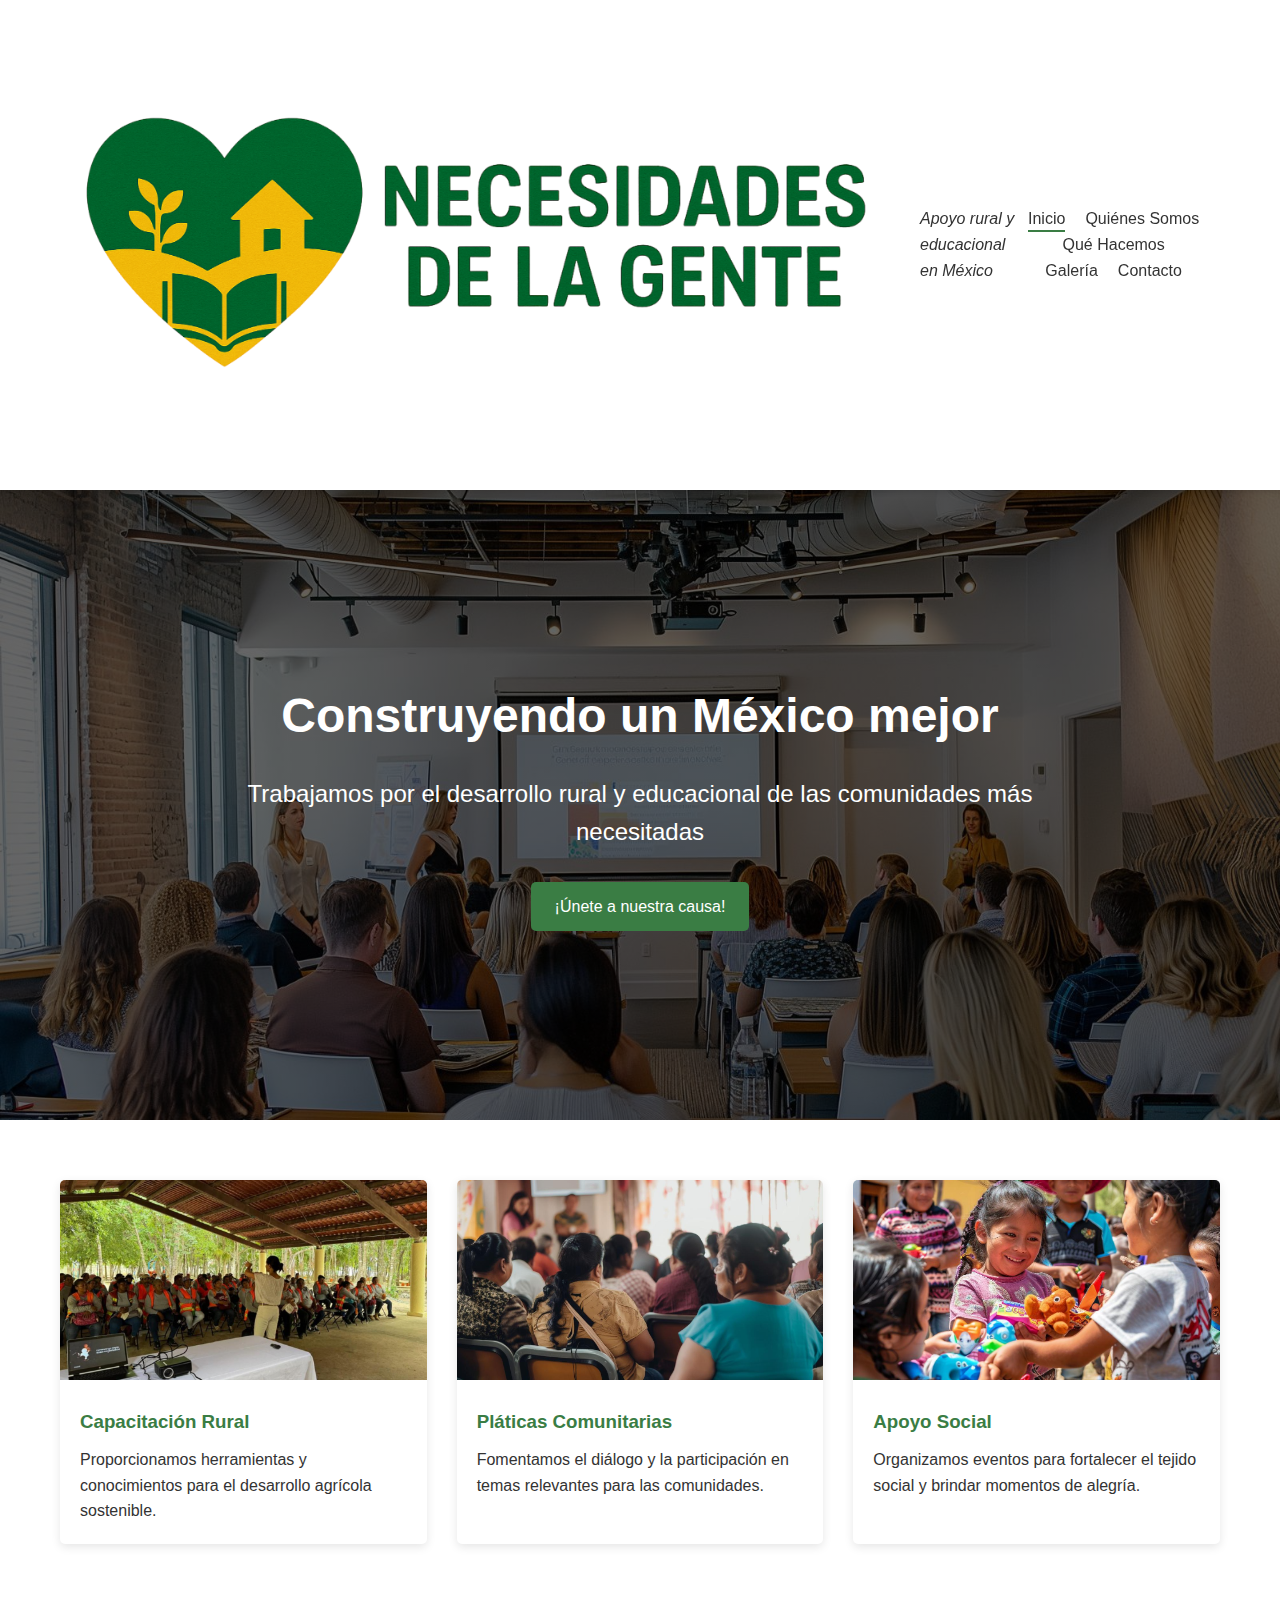
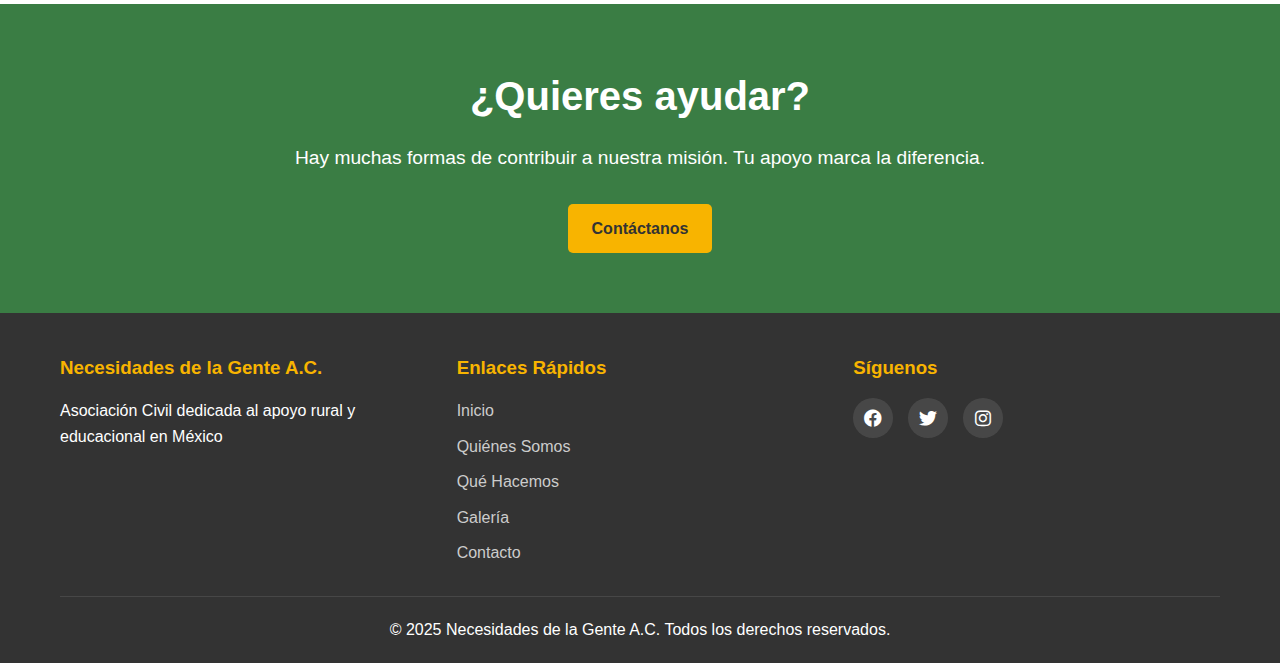
<file: index.html>
<!DOCTYPE html>
<html lang="es">
<head>
    <meta charset="UTF-8">
    <meta name="viewport" content="width=device-width, initial-scale=1.0">
    <title>Necesidades de la Gente - Asociación Civil</title>
    <link rel="stylesheet" href="styles.css">
    <script src="script.js" defer></script>
    <link rel="stylesheet" href="https://cdnjs.cloudflare.com/ajax/libs/font-awesome/6.0.0-beta3/css/all.min.css">
</head>
<body>
    <header>
        <div class="container">
            <h1><img src="Imagenes/LOGO NDLG.png" alt="Logo NDLG"></h1>
            <p class="tagline">Apoyo rural y educacional en México</p>
            <nav>
                <ul>
                    <li><a href="index.html" class="active">Inicio</a></li>
                    <li><a href="quienes-somos.html">Quiénes Somos</a></li>
                    <li><a href="que-hacemos.html">Qué Hacemos</a></li>
                    <li><a href="galeria.html">Galería</a></li>
                    <li><a href="contacto.html">Contacto</a></li>
                </ul>
            </nav>
        </div>
    </header>

    <section class="hero">
        <div class="container">
            <h2>Construyendo un México mejor</h2>
            <p>Trabajamos por el desarrollo rural y educacional de las comunidades más necesitadas</p>
            <a href="contacto.html" class="btn">¡Únete a nuestra causa!</a>
        </div>
    </section>

    <section class="featured">
        <div class="container">
            <div class="featured-grid">
                <div class="featured-item">
                    <img src="Imagenes/Capacitación Rural.jpg" alt="Capacitación Rural">
                    <h3>Capacitación Rural</h3>
                    <p>Proporcionamos herramientas y conocimientos para el desarrollo agrícola sostenible.</p>
                </div>
                <div class="featured-item">
                    <img src="Imagenes/Platicas a Comunidad 03312024.jpg" alt="Pláticas a la Comunidad">
                    <h3>Pláticas Comunitarias</h3>
                    <p>Fomentamos el diálogo y la participación en temas relevantes para las comunidades.</p>
                </div>
                <div class="featured-item">
                    <img src="Imagenes/Dia de Reyes 01062024.jpg" alt="Día de Reyes">
                    <h3>Apoyo Social</h3>
                    <p>Organizamos eventos para fortalecer el tejido social y brindar momentos de alegría.</p>
                </div>
            </div>
        </div>
    </section>

    <section class="cta">
        <div class="container">
            <h2>¿Quieres ayudar?</h2>
            <p>Hay muchas formas de contribuir a nuestra misión. Tu apoyo marca la diferencia.</p>
            <a href="contacto.html" class="btn">Contáctanos</a>
        </div>
    </section>

    <footer>
        <div class="container">
            <div class="footer-content">
                <div class="footer-info">
                    <h3>Necesidades de la Gente A.C.</h3>
                    <p>Asociación Civil dedicada al apoyo rural y educacional en México</p>
                </div>
                <div class="footer-links">
                    <h3>Enlaces Rápidos</h3>
                    <ul>
                        <li><a href="index.html">Inicio</a></li>
                        <li><a href="quienes-somos.html">Quiénes Somos</a></li>
                        <li><a href="que-hacemos.html">Qué Hacemos</a></li>
                        <li><a href="galeria.html">Galería</a></li>
                        <li><a href="contacto.html">Contacto</a></li>
                    </ul>
                </div>
                <div class="footer-social">
                    <h3>Síguenos</h3>
                    <div class="social-icons">
                        <a href="#"><i class="fab fa-facebook"></i></a>
                        <a href="#"><i class="fab fa-twitter"></i></a>
                        <a href="#"><i class="fab fa-instagram"></i></a>
                    </div>
                </div>
            </div>
            <div class="footer-bottom">
                <p>&copy; 2025 Necesidades de la Gente A.C. Todos los derechos reservados.</p>
            </div>
        </div>
    </footer>
</body>
</html>
</file>
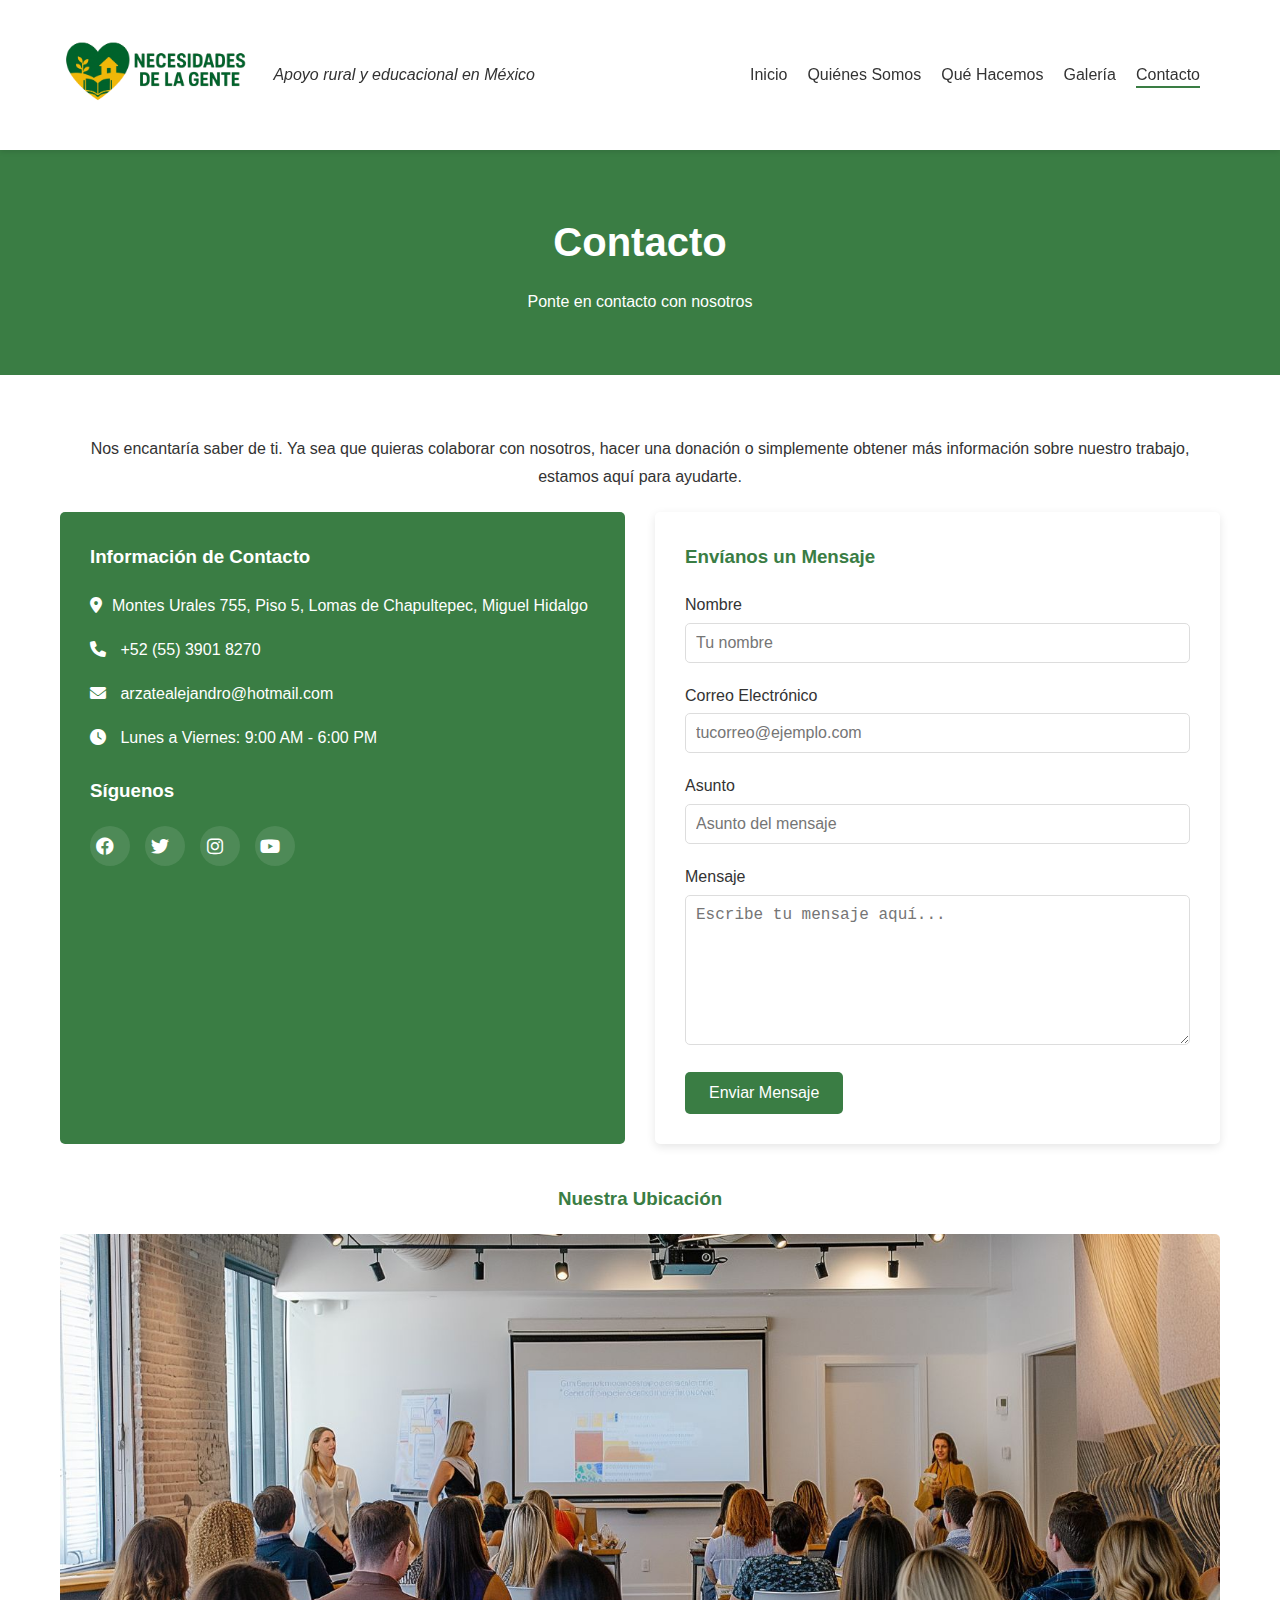
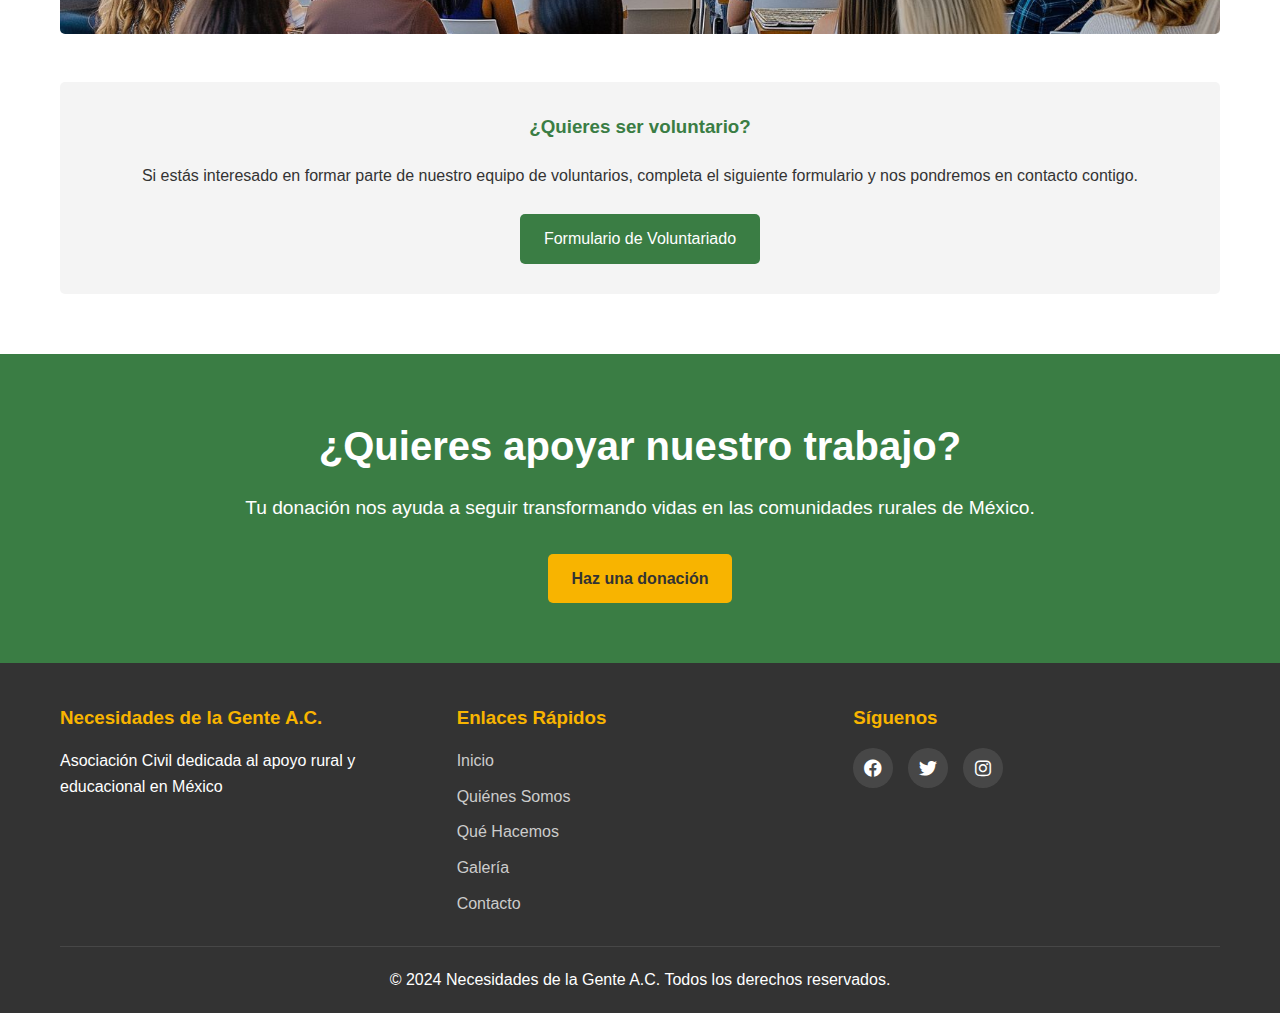
<file: contacto.html>
<!DOCTYPE html>
<html lang="es">
<head>
    <meta charset="UTF-8">
    <meta name="viewport" content="width=device-width, initial-scale=1.0">
    <title>Contacto - Necesidades de la Gente</title>
    <link rel="stylesheet" href="styles.css">
    <script src="script.js" defer></script>
    <link rel="stylesheet" href="https://cdnjs.cloudflare.com/ajax/libs/font-awesome/6.0.0-beta3/css/all.min.css">
</head>
<body>
    <header>
        <div class="container">
            <h1><img src="Imagenes/LOGO NDLG.png" alt="Logo NDLG" class="logo"></h1>
            <p class="tagline">Apoyo rural y educacional en México</p>
            <nav>
                <ul>
                    <li><a href="index.html">Inicio</a></li>
                    <li><a href="quienes-somos.html">Quiénes Somos</a></li>
                    <li><a href="que-hacemos.html">Qué Hacemos</a></li>
                    <li><a href="galeria.html">Galería</a></li>
                    <li><a href="contacto.html" class="active">Contacto</a></li>
                </ul>
            </nav>
        </div>
    </header>

    <section class="page-header">
        <div class="container">
            <h2>Contacto</h2>
            <p>Ponte en contacto con nosotros</p>
        </div>
    </section>

    <section class="content-section">
        <div class="container">
            <p class="text-center">Nos encantaría saber de ti. Ya sea que quieras colaborar con nosotros, hacer una donación o simplemente obtener más información sobre nuestro trabajo, estamos aquí para ayudarte.</p>
            
            <div class="contact-container">
                <div class="contact-info">
                    <h3>Información de Contacto</h3>
                    <p><i class="fas fa-map-marker-alt"></i>Montes Urales 755, Piso 5, Lomas de Chapultepec, Miguel Hidalgo</p>
                    <p><i class="fas fa-phone"></i> +52 (55) 3901 8270</p>
                    <p><i class="fas fa-envelope"></i> arzatealejandro@hotmail.com</p>
                    <p><i class="fas fa-clock"></i> Lunes a Viernes: 9:00 AM - 6:00 PM</p>
                    
                    <h3 class="mt-4">Síguenos</h3>
                    <div class="social-icons">
                        <a href="#"><i class="fab fa-facebook"></i></a>
                        <a href="#"><i class="fab fa-twitter"></i></a>
                        <a href="#"><i class="fab fa-instagram"></i></a>
                        <a href="#"><i class="fab fa-youtube"></i></a>
                    </div>
                </div>
                
                <div class="contact-form">
                    <h3>Envíanos un Mensaje</h3>
                    <form id="contactForm">
                        <div class="form-group">
                            <label for="name">Nombre</label>
                            <input type="text" id="name" class="form-control" placeholder="Tu nombre">
                        </div>
                        <div class="form-group">
                            <label for="email">Correo Electrónico</label>
                            <input type="email" id="email" class="form-control" placeholder="tucorreo@ejemplo.com">
                        </div>
                        <div class="form-group">
                            <label for="subject">Asunto</label>
                            <input type="text" id="subject" class="form-control" placeholder="Asunto del mensaje">
                        </div>
                        <div class="form-group">
                            <label for="message">Mensaje</label>
                            <textarea id="message" class="form-control" placeholder="Escribe tu mensaje aquí..."></textarea>
                        </div>
                        <button type="submit" class="btn">Enviar Mensaje</button>
                    </form>
                </div>
            </div>
            
            <div class="map-container mt-5">
                <h3 class="text-center mb-4">Nuestra Ubicación</h3>
                <div class="map">
                    <!-- Aquí normalmente iría un mapa de Google Maps -->
                    <img src="Imagenes/Oficinas 01312024.jpg" alt="Ubicación de nuestras oficinas" class="img-map">
                </div>
            </div>
            
            <div class="volunteer-section mt-5">
                <h3 class="text-center">¿Quieres ser voluntario?</h3>
                <p class="text-center">Si estás interesado en formar parte de nuestro equipo de voluntarios, completa el siguiente formulario y nos pondremos en contacto contigo.</p>
                <div class="text-center mt-4">
                    <a href="#" class="btn">Formulario de Voluntariado</a>
                </div>
            </div>
        </div>
    </section>

    <section class="cta">
        <div class="container">
            <h2>¿Quieres apoyar nuestro trabajo?</h2>
            <p>Tu donación nos ayuda a seguir transformando vidas en las comunidades rurales de México.</p>
            <a href="#" class="btn">Haz una donación</a>
        </div>
    </section>

    <footer>
        <div class="container">
            <div class="footer-content">
                <div class="footer-info">
                    <h3>Necesidades de la Gente A.C.</h3>
                    <p>Asociación Civil dedicada al apoyo rural y educacional en México</p>
                </div>
                <div class="footer-links">
                    <h3>Enlaces Rápidos</h3>
                    <ul>
                        <li><a href="index.html">Inicio</a></li>
                        <li><a href="quienes-somos.html">Quiénes Somos</a></li>
                        <li><a href="que-hacemos.html">Qué Hacemos</a></li>
                        <li><a href="galeria.html">Galería</a></li>
                        <li><a href="contacto.html">Contacto</a></li>
                    </ul>
                </div>
                <div class="footer-social">
                    <h3>Síguenos</h3>
                    <div class="social-icons">
                        <a href="#"><i class="fab fa-facebook"></i></a>
                        <a href="#"><i class="fab fa-twitter"></i></a>
                        <a href="#"><i class="fab fa-instagram"></i></a>
                    </div>
                </div>
            </div>
            <div class="footer-bottom">
                <p>&copy; 2024 Necesidades de la Gente A.C. Todos los derechos reservados.</p>
            </div>
        </div>
    </footer>

    <script>
        // Validación de formulario
        document.addEventListener('DOMContentLoaded', function() {
            const contactForm = document.getElementById('contactForm');
            
            if (contactForm) {
                contactForm.addEventListener('submit', function(e) {
                    e.preventDefault();
                    
                    // Obtener valores del formulario
                    const name = document.getElementById('name').value;
                    const email = document.getElementById('email').value;
                    const subject = document.getElementById('subject').value;
                    const message = document.getElementById('message').value;
                    
                    // Validación básica
                    if (!name || !email || !subject || !message) {
                        alert('Por favor complete todos los campos');
                        return;
                    }
                    
                    // Validar formato de email
                    const emailRegex = /^[^\s@]+@[^\s@]+\.[^\s@]+$/;
                    if (!emailRegex.test(email)) {
                        alert('Por favor ingrese un correo electrónico válido');
                        return;
                    }
                    
                    // Aquí normalmente enviarías los datos mediante AJAX o fetch
                    // En este ejemplo solo mostraremos un mensaje de éxito
                    alert('Mensaje enviado correctamente. Gracias por contactarnos, ' + name + '!');
                    contactForm.reset();
                });
            }
        });
    </script>
</body>
</html>
</file>
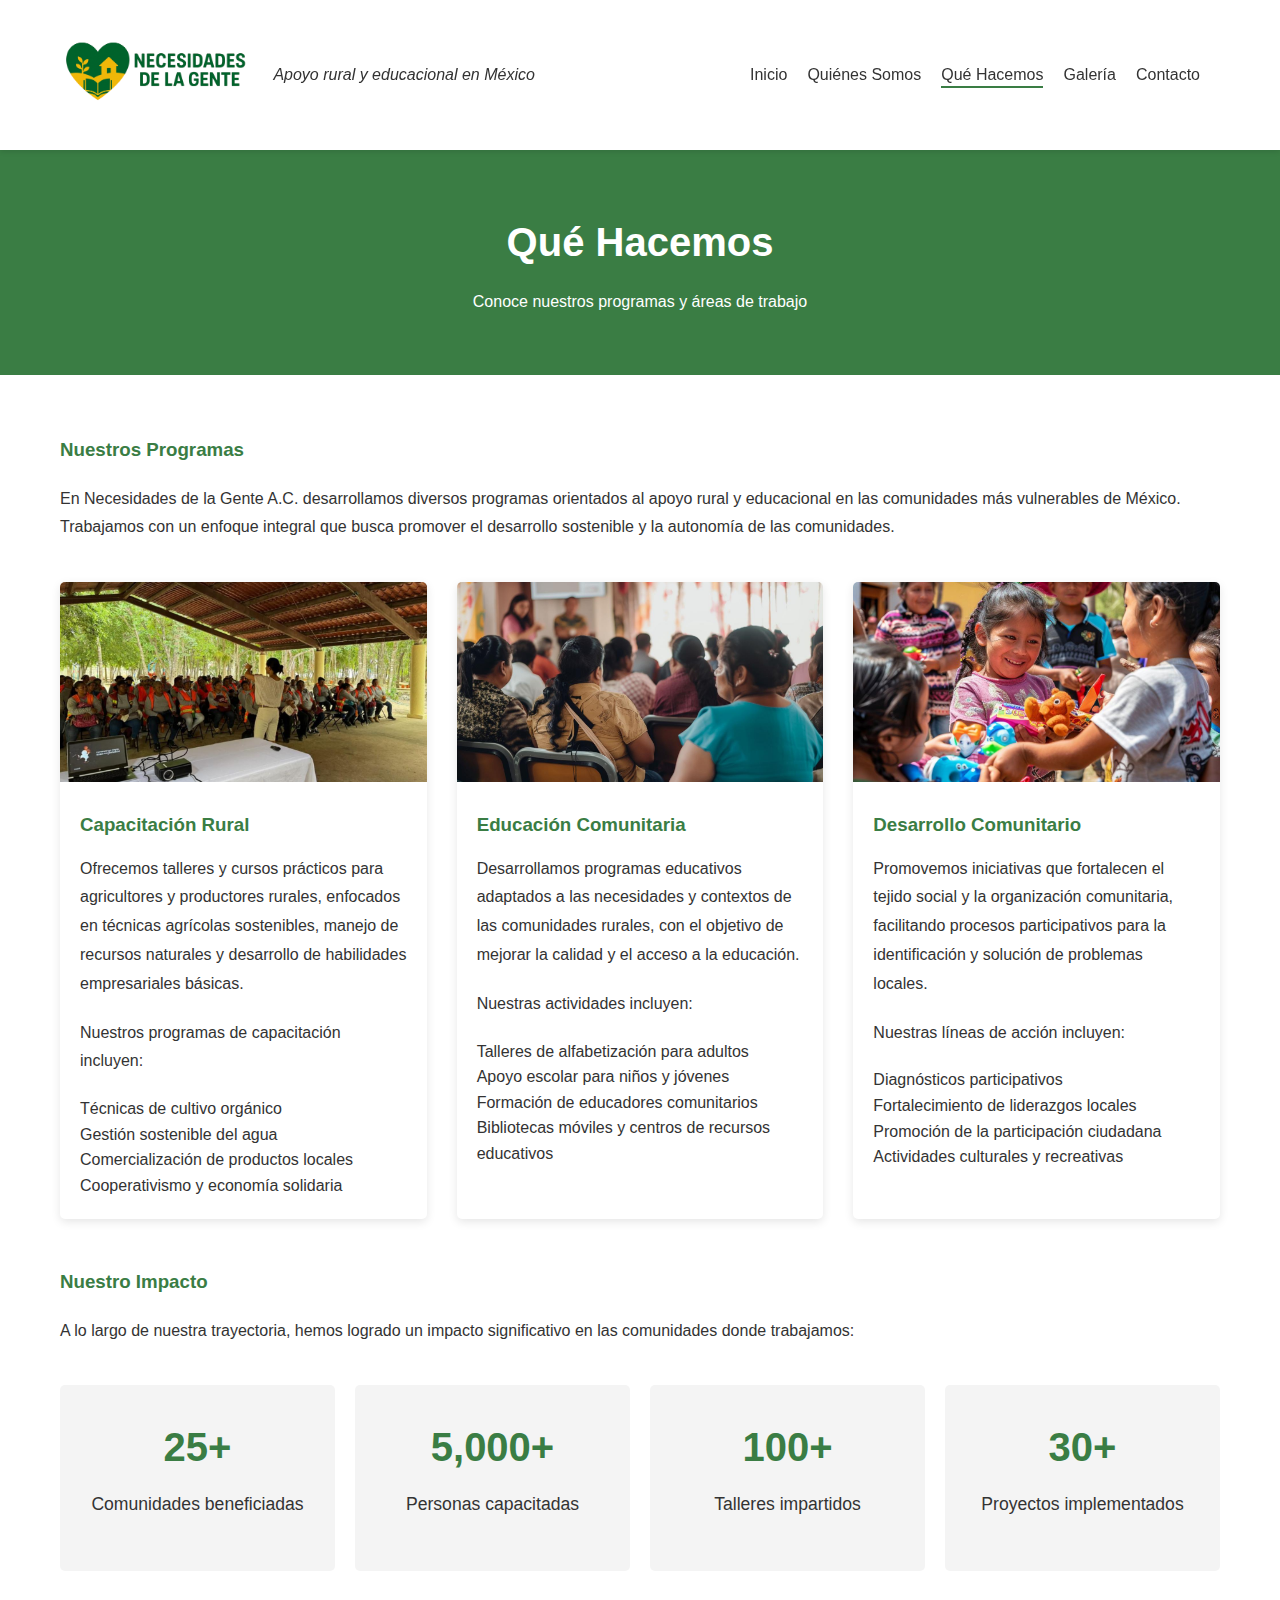
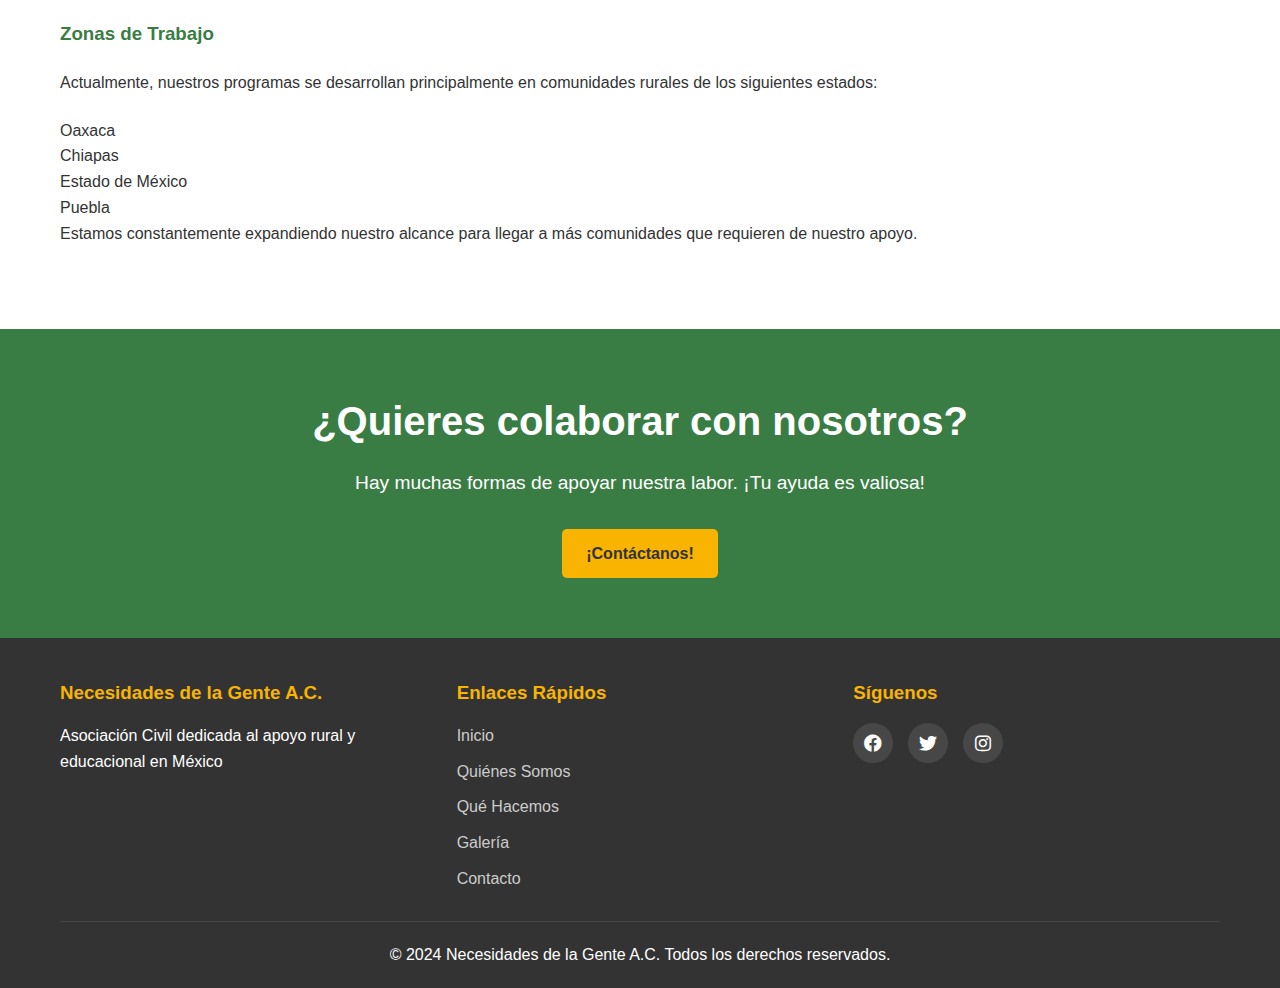
<file: que-hacemos.html>
<!DOCTYPE html>
<html lang="es">
<head>
    <meta charset="UTF-8">
    <meta name="viewport" content="width=device-width, initial-scale=1.0">
    <title>Qué Hacemos - Necesidades de la Gente</title>
    <link rel="stylesheet" href="styles.css">
    <script src="script.js" defer></script>
    <link rel="stylesheet" href="https://cdnjs.cloudflare.com/ajax/libs/font-awesome/6.0.0-beta3/css/all.min.css">
</head>
<body>
    <header>
        <div class="container">
            <h1><img src="Imagenes/LOGO NDLG.png" alt="Logo NDLG" class="logo"></h1>
            <p class="tagline">Apoyo rural y educacional en México</p>
            <nav>
                <ul>
                    <li><a href="index.html">Inicio</a></li>
                    <li><a href="quienes-somos.html">Quiénes Somos</a></li>
                    <li><a href="que-hacemos.html" class="active">Qué Hacemos</a></li>
                    <li><a href="galeria.html">Galería</a></li>
                    <li><a href="contacto.html">Contacto</a></li>
                </ul>
            </nav>
        </div>
    </header>

    <section class="page-header">
        <div class="container">
            <h2>Qué Hacemos</h2>
            <p>Conoce nuestros programas y áreas de trabajo</p>
        </div>
    </section>

    <section class="content-section">
        <div class="container">
            <h3>Nuestros Programas</h3>
            <p>En Necesidades de la Gente A.C. desarrollamos diversos programas orientados al apoyo rural y educacional en las comunidades más vulnerables de México. Trabajamos con un enfoque integral que busca promover el desarrollo sostenible y la autonomía de las comunidades.</p>
            
            <div class="programs-grid">
                <div class="program-item">
                    <img src="Imagenes/Capacitación Rural.jpg" alt="Capacitación Rural">
                    <div class="program-content">
                        <h3>Capacitación Rural</h3>
                        <p>Ofrecemos talleres y cursos prácticos para agricultores y productores rurales, enfocados en técnicas agrícolas sostenibles, manejo de recursos naturales y desarrollo de habilidades empresariales básicas.</p>
                        <p>Nuestros programas de capacitación incluyen:</p>
                        <ul>
                            <li>Técnicas de cultivo orgánico</li>
                            <li>Gestión sostenible del agua</li>
                            <li>Comercialización de productos locales</li>
                            <li>Cooperativismo y economía solidaria</li>
                        </ul>
                    </div>
                </div>
                
                <div class="program-item">
                    <img src="Imagenes/Platicas a Comunidad 03312024.jpg" alt="Educación Comunitaria">
                    <div class="program-content">
                        <h3>Educación Comunitaria</h3>
                        <p>Desarrollamos programas educativos adaptados a las necesidades y contextos de las comunidades rurales, con el objetivo de mejorar la calidad y el acceso a la educación.</p>
                        <p>Nuestras actividades incluyen:</p>
                        <ul>
                            <li>Talleres de alfabetización para adultos</li>
                            <li>Apoyo escolar para niños y jóvenes</li>
                            <li>Formación de educadores comunitarios</li>
                            <li>Bibliotecas móviles y centros de recursos educativos</li>
                        </ul>
                    </div>
                </div>
                
                <div class="program-item">
                    <img src="Imagenes/Dia de Reyes 01062024.jpg" alt="Desarrollo Comunitario">
                    <div class="program-content">
                        <h3>Desarrollo Comunitario</h3>
                        <p>Promovemos iniciativas que fortalecen el tejido social y la organización comunitaria, facilitando procesos participativos para la identificación y solución de problemas locales.</p>
                        <p>Nuestras líneas de acción incluyen:</p>
                        <ul>
                            <li>Diagnósticos participativos</li>
                            <li>Fortalecimiento de liderazgos locales</li>
                            <li>Promoción de la participación ciudadana</li>
                            <li>Actividades culturales y recreativas</li>
                        </ul>
                    </div>
                </div>
            </div>
            
            <h3 class="mt-5">Nuestro Impacto</h3>
            <p>A lo largo de nuestra trayectoria, hemos logrado un impacto significativo en las comunidades donde trabajamos:</p>
            
            <div class="stats-container">
                <div class="stat-item">
                    <h4>25+</h4>
                    <p>Comunidades beneficiadas</p>
                </div>
                <div class="stat-item">
                    <h4>5,000+</h4>
                    <p>Personas capacitadas</p>
                </div>
                <div class="stat-item">
                    <h4>100+</h4>
                    <p>Talleres impartidos</p>
                </div>
                <div class="stat-item">
                    <h4>30+</h4>
                    <p>Proyectos implementados</p>
                </div>
            </div>
            
            <h3 class="mt-5">Zonas de Trabajo</h3>
            <p>Actualmente, nuestros programas se desarrollan principalmente en comunidades rurales de los siguientes estados:</p>
            <ul>
                <li>Oaxaca</li>
                <li>Chiapas</li>
               <li>Estado de México</li>
                <li>Puebla</li>
            </ul>
            <p>Estamos constantemente expandiendo nuestro alcance para llegar a más comunidades que requieren de nuestro apoyo.</p>
        </div>
    </section>

    <section class="cta">
        <div class="container">
            <h2>¿Quieres colaborar con nosotros?</h2>
            <p>Hay muchas formas de apoyar nuestra labor. ¡Tu ayuda es valiosa!</p>
            <a href="contacto.html" class="btn">¡Contáctanos!</a>
        </div>
    </section>

    <footer>
        <div class="container">
            <div class="footer-content">
                <div class="footer-info">
                    <h3>Necesidades de la Gente A.C.</h3>
                    <p>Asociación Civil dedicada al apoyo rural y educacional en México</p>
                </div>
                <div class="footer-links">
                    <h3>Enlaces Rápidos</h3>
                    <ul>
                        <li><a href="index.html">Inicio</a></li>
                        <li><a href="quienes-somos.html">Quiénes Somos</a></li>
                        <li><a href="que-hacemos.html">Qué Hacemos</a></li>
                        <li><a href="galeria.html">Galería</a></li>
                        <li><a href="contacto.html">Contacto</a></li>
                    </ul>
                </div>
                <div class="footer-social">
                    <h3>Síguenos</h3>
                    <div class="social-icons">
                        <a href="#"><i class="fab fa-facebook"></i></a>
                        <a href="#"><i class="fab fa-twitter"></i></a>
                        <a href="#"><i class="fab fa-instagram"></i></a>
                    </div>
                </div>
            </div>
            <div class="footer-bottom">
                <p>&copy; 2024 Necesidades de la Gente A.C. Todos los derechos reservados.</p>
            </div>
        </div>
    </footer>
</body>
</html>
</file>
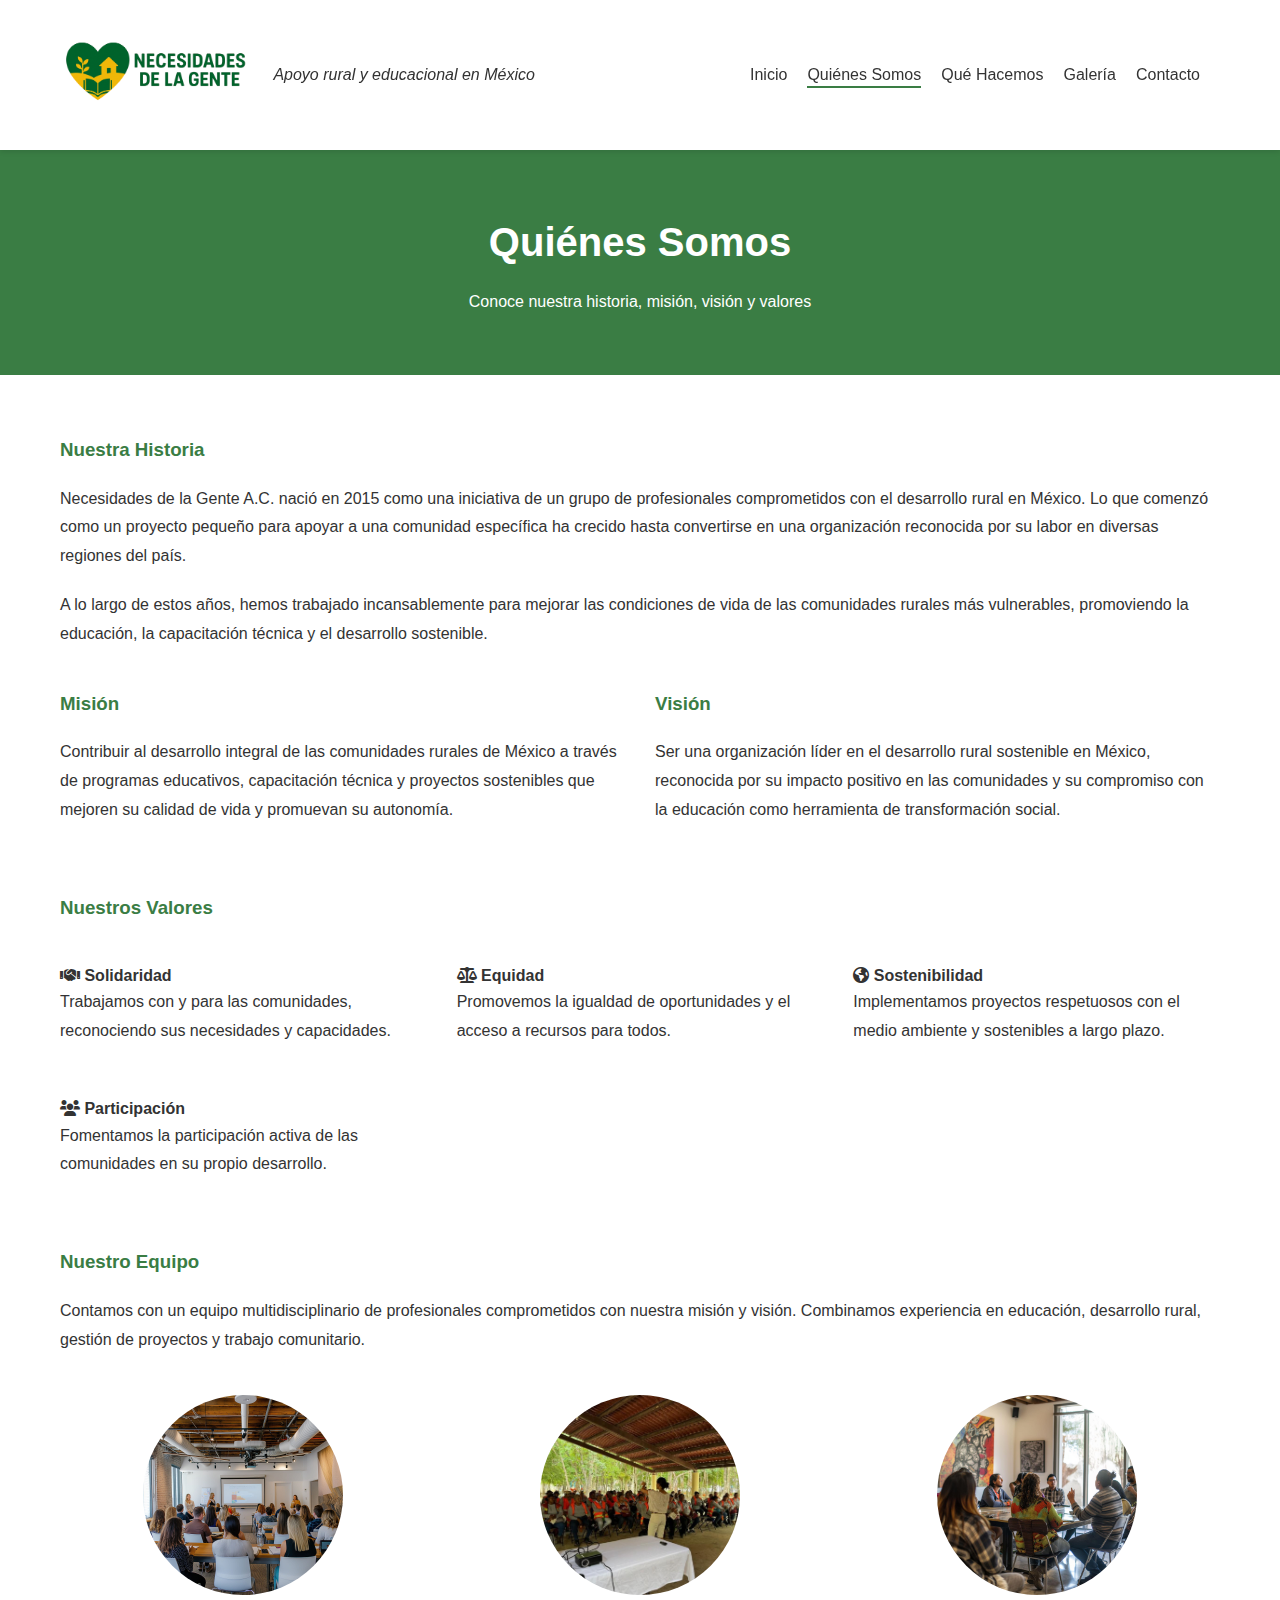
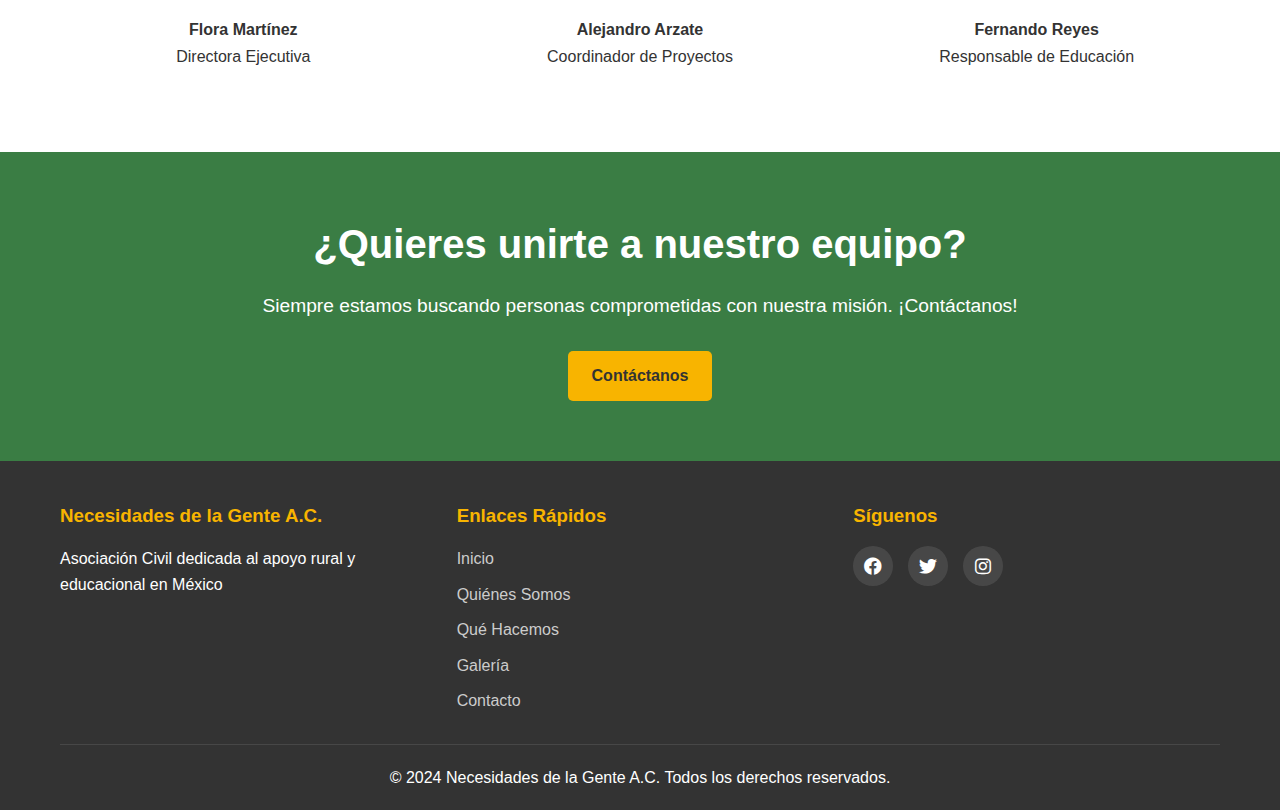
<file: quienes-somos.html>
<!DOCTYPE html>
<html lang="es">
<head>
    <meta charset="UTF-8">
    <meta name="viewport" content="width=device-width, initial-scale=1.0">
    <title>Quiénes Somos - Necesidades de la Gente</title>
    <link rel="stylesheet" href="styles.css">
    <script src="script.js" defer></script>
    <link rel="stylesheet" href="https://cdnjs.cloudflare.com/ajax/libs/font-awesome/6.0.0-beta3/css/all.min.css">
</head>
<body>
    <header>
        <div class="container">
            <h1><img src="Imagenes/LOGO NDLG.png" alt="Logo NDLG" class="logo"></h1>
            <p class="tagline">Apoyo rural y educacional en México</p>
            <nav>
                <ul>
                    <li><a href="index.html">Inicio</a></li>
                    <li><a href="quienes-somos.html" class="active">Quiénes Somos</a></li>
                    <li><a href="que-hacemos.html">Qué Hacemos</a></li>
                    <li><a href="galeria.html">Galería</a></li>
                    <li><a href="contacto.html">Contacto</a></li>
                </ul>
            </nav>
        </div>
    </header>

    <section class="page-header">
        <div class="container">
            <h2>Quiénes Somos</h2>
            <p>Conoce nuestra historia, misión, visión y valores</p>
        </div>
    </section>

    <section class="content-section">
        <div class="container">
            <h3>Nuestra Historia</h3>
            <p>Necesidades de la Gente A.C. nació en 2015 como una iniciativa de un grupo de profesionales comprometidos con el desarrollo rural en México. Lo que comenzó como un proyecto pequeño para apoyar a una comunidad específica ha crecido hasta convertirse en una organización reconocida por su labor en diversas regiones del país.</p>
            <p>A lo largo de estos años, hemos trabajado incansablemente para mejorar las condiciones de vida de las comunidades rurales más vulnerables, promoviendo la educación, la capacitación técnica y el desarrollo sostenible.</p>
            
            <div class="content-grid">
                <div>
                    <h3>Misión</h3>
                    <p>Contribuir al desarrollo integral de las comunidades rurales de México a través de programas educativos, capacitación técnica y proyectos sostenibles que mejoren su calidad de vida y promuevan su autonomía.</p>
                </div>
                <div>
                    <h3>Visión</h3>
                    <p>Ser una organización líder en el desarrollo rural sostenible en México, reconocida por su impacto positivo en las comunidades y su compromiso con la educación como herramienta de transformación social.</p>
                </div>
            </div>
            
            <h3 class="mt-5">Nuestros Valores</h3>
            <div class="content-grid">
                <div>
                    <h4><i class="fas fa-handshake"></i> Solidaridad</h4>
                    <p>Trabajamos con y para las comunidades, reconociendo sus necesidades y capacidades.</p>
                </div>
                <div>
                    <h4><i class="fas fa-balance-scale"></i> Equidad</h4>
                    <p>Promovemos la igualdad de oportunidades y el acceso a recursos para todos.</p>
                </div>
                <div>
                    <h4><i class="fas fa-globe-americas"></i> Sostenibilidad</h4>
                    <p>Implementamos proyectos respetuosos con el medio ambiente y sostenibles a largo plazo.</p>
                </div>
                <div>
                    <h4><i class="fas fa-users"></i> Participación</h4>
                    <p>Fomentamos la participación activa de las comunidades en su propio desarrollo.</p>
                </div>
            </div>
            
            <h3 class="mt-5">Nuestro Equipo</h3>
            <p>Contamos con un equipo multidisciplinario de profesionales comprometidos con nuestra misión y visión. Combinamos experiencia en educación, desarrollo rural, gestión de proyectos y trabajo comunitario.</p>
            
            <div class="content-grid team-grid">
                <div class="team-member">
                    <img src="Imagenes/Oficinas 01312024.jpg" alt="Director Ejecutivo">
                    <h4>Flora Martínez</h4>
                    <p>Directora Ejecutiva</p>
                </div>
                <div class="team-member">
                    <img src="Imagenes/Capacitación Rural.jpg" alt="Coordinador de Proyectos">
                    <h4>Alejandro Arzate</h4>
                    <p>Coordinador de Proyectos</p>
                </div>
                <div class="team-member">
                    <img src="Imagenes/Invitación a Participar 02152024.jpg" alt="Responsable de Educación">
                    <h4>Fernando Reyes</h4>
                    <p>Responsable de Educación</p>
                </div>
            </div>
        </div>
    </section>

    <section class="cta">
        <div class="container">
            <h2>¿Quieres unirte a nuestro equipo?</h2>
            <p>Siempre estamos buscando personas comprometidas con nuestra misión. ¡Contáctanos!</p>
            <a href="contacto.html" class="btn">Contáctanos</a>
        </div>
    </section>

    <footer>
        <div class="container">
            <div class="footer-content">
                <div class="footer-info">
                    <h3>Necesidades de la Gente A.C.</h3>
                    <p>Asociación Civil dedicada al apoyo rural y educacional en México</p>
                </div>
                <div class="footer-links">
                    <h3>Enlaces Rápidos</h3>
                    <ul>
                        <li><a href="index.html">Inicio</a></li>
                        <li><a href="quienes-somos.html">Quiénes Somos</a></li>
                        <li><a href="que-hacemos.html">Qué Hacemos</a></li>
                        <li><a href="galeria.html">Galería</a></li>
                        <li><a href="contacto.html">Contacto</a></li>
                    </ul>
                </div>
                <div class="footer-social">
                    <h3>Síguenos</h3>
                    <div class="social-icons">
                        <a href="#"><i class="fab fa-facebook"></i></a>
                        <a href="#"><i class="fab fa-twitter"></i></a>
                        <a href="#"><i class="fab fa-instagram"></i></a>
                    </div>
                </div>
            </div>
            <div class="footer-bottom">
                <p>&copy; 2024 Necesidades de la Gente A.C. Todos los derechos reservados.</p>
            </div>
        </div>
    </footer>
</body>
</html>
</file>
<file: styles.css>
/* Estilos generales */
:root {
    --primary-color: #3a7d44;
    --secondary-color: #f8b400;
    --dark-color: #333333;
    --light-color: #f4f4f4;
    --success-color: #5cb85c;
    --error-color: #d9534f;
}

* {
    margin: 0;
    padding: 0;
    box-sizing: border-box;
}

body {
    font-family: 'Segoe UI', Tahoma, Geneva, Verdana, sans-serif;
    line-height: 1.6;
    color: #333;
    background-color: var(--light-color);
}

.container {
    max-width: 1200px;
    margin: 0 auto;
    padding: 0 20px;
}

a {
    text-decoration: none;
}

ul {
    list-style: none;
}

img {
    width: 100%;
    height: auto;
}

.btn {
    display: inline-block;
    background: var(--primary-color);
    color: #fff;
    padding: 12px 24px;
    border: none;
    border-radius: 5px;
    cursor: pointer;
    font-size: 16px;
    transition: opacity 0.3s ease;
}

.btn:hover {
    opacity: 0.9;
}

/* Header */
header {
    background-color: #fff;
    box-shadow: 0 2px 5px rgba(0, 0, 0, 0.1);
    padding: 20px 0;
    position: sticky;
    top: 0;
    z-index: 100;
}

header .container {
    display: flex;
    flex-wrap: wrap;
    align-items: center;
    justify-content: space-between;
}

header h1 {
    margin: 0;
    flex-basis: 100%;
    text-align: center;
    margin-bottom: 5px;
    color: var(--primary-color);
}

header .tagline {
    flex-basis: 100%;
    text-align: center;
    margin-bottom: 15px;
    color: var(--dark-color);
    font-style: italic;
}

header nav {
    flex-basis: 100%;
}

header nav ul {
    display: flex;
    flex-wrap: wrap;
    justify-content: center;
}

header nav ul li {
    margin-right: 20px;
}

header nav ul li a {
    color: var(--dark-color);
    font-weight: 500;
    padding: 5px 0;
    position: relative;
}

header nav ul li a:hover {
    color: var(--primary-color);
}

header nav ul li a::after {
    content: '';
    height: 2px;
    width: 0;
    background: var(--primary-color);
    position: absolute;
    bottom: 0;
    left: 0;
    transition: width 0.3s;
}

header nav ul li a:hover::after,
header nav ul li a.active::after {
    width: 100%;
}

/* Hero Section */
.hero {
    background: linear-gradient(rgba(0, 0, 0, 0.6), rgba(0, 0, 0, 0.6)), url('Imagenes/Oficinas 01312024.jpg');
    background-size: cover;
    background-position: center;
    height: 70vh;
    color: #fff;
    display: flex;
    align-items: center;
    text-align: center;
}

.hero h2 {
    font-size: 3rem;
    margin-bottom: 20px;
}

.hero p {
    font-size: 1.5rem;
    margin-bottom: 30px;
    max-width: 800px;
    margin-left: auto;
    margin-right: auto;
}

/* Featured Section */
.featured {
    padding: 60px 0;
    background-color: #fff;
}

.featured-grid {
    display: grid;
    grid-template-columns: repeat(auto-fit, minmax(300px, 1fr));
    gap: 30px;
}

.featured-item {
    background-color: #fff;
    border-radius: 5px;
    overflow: hidden;
    box-shadow: 0 3px 10px rgba(0, 0, 0, 0.1);
    transition: transform 0.3s ease;
}

.featured-item:hover {
    transform: translateY(-5px);
}

.featured-item img {
    height: 200px;
    object-fit: cover;
}

.featured-item h3 {
    padding: 20px 20px 10px;
    color: var(--primary-color);
}

.featured-item p {
    padding: 0 20px 20px;
}

/* CTA Section */
.cta {
    background-color: var(--primary-color);
    color: #fff;
    padding: 60px 0;
    text-align: center;
}

.cta h2 {
    font-size: 2.5rem;
    margin-bottom: 15px;
}

.cta p {
    font-size: 1.2rem;
    margin-bottom: 30px;
    max-width: 800px;
    margin-left: auto;
    margin-right: auto;
}

.cta .btn {
    background-color: var(--secondary-color);
    color: var(--dark-color);
    font-weight: bold;
}

/* Footer */
footer {
    background-color: var(--dark-color);
    color: #fff;
    padding: 40px 0 20px;
}

.footer-content {
    display: grid;
    grid-template-columns: repeat(auto-fit, minmax(200px, 1fr));
    gap: 30px;
    margin-bottom: 20px;
}

.footer-info h3,
.footer-links h3,
.footer-social h3 {
    margin-bottom: 15px;
    color: var(--secondary-color);
}

.footer-links ul li {
    margin-bottom: 10px;
}

.footer-links ul li a {
    color: #ccc;
    transition: color 0.3s;
}

.footer-links ul li a:hover {
    color: #fff;
}

.social-icons {
    display: flex;
    gap: 15px;
}

.social-icons a {
    display: inline-block;
    width: 40px;
    height: 40px;
    background-color: rgba(255, 255, 255, 0.1);
    border-radius: 50%;
    display: flex;
    align-items: center;
    justify-content: center;
    transition: background-color 0.3s;
}

.social-icons a:hover {
    background-color: var(--primary-color);
}

.social-icons i {
    color: #fff;
    font-size: 18px;
}

.footer-bottom {
    text-align: center;
    padding-top: 20px;
    border-top: 1px solid rgba(255, 255, 255, 0.1);
}

/* Media Queries */
@media (max-width: 768px) {
    header nav ul {
        flex-direction: column;
        align-items: center;
    }

    header nav ul li {
        margin-right: 0;
        margin-bottom: 10px;
    }

    .hero h2 {
        font-size: 2rem;
    }

    .hero p {
        font-size: 1.2rem;
    }

    .featured-grid {
        grid-template-columns: 1fr;
    }
}

@media (min-width: 992px) {
    header .container {
        flex-wrap: nowrap;
    }
    
    header h1 {
        flex-basis: auto;
        margin-bottom: 0;
        text-align: left;
    }
    
    .logo {
        margin: 0;
    }
    
    header .tagline {
        flex-basis: auto;
        margin-bottom: 0;
        text-align: left;
        margin-left: 20px;
    }
    
    header nav {
        flex-basis: auto;
        margin-left: auto;
    }
}

/* Quienes Somos Page */
.page-header {
    background-color: var(--primary-color);
    color: #fff;
    padding: 60px 0;
    text-align: center;
}

.page-header h2 {
    font-size: 2.5rem;
    margin-bottom: 15px;
}

.content-section {
    padding: 60px 0;
    background-color: #fff;
}

.content-section h3 {
    color: var(--primary-color);
    margin-bottom: 20px;
}

.content-section p {
    margin-bottom: 20px;
    line-height: 1.8;
}

.content-grid {
    display: grid;
    grid-template-columns: repeat(auto-fit, minmax(300px, 1fr));
    gap: 30px;
    margin-top: 40px;
}

.team-member {
    text-align: center;
}

.team-member img {
    width: 200px;
    height: 200px;
    object-fit: cover;
    border-radius: 50%;
    margin-bottom: 15px;
}

/* Galería Page */
.gallery-grid {
    display: grid;
    grid-template-columns: repeat(auto-fill, minmax(300px, 1fr));
    gap: 20px;
}

.gallery-item {
    overflow: hidden;
    border-radius: 5px;
    box-shadow: 0 3px 10px rgba(0, 0, 0, 0.1);
}

.gallery-item img {
    height: 300px;
    object-fit: cover;
    transition: transform 0.3s ease;
}

.gallery-item:hover img {
    transform: scale(1.05);
}

/* Contacto Page */
.contact-container {
    display: grid;
    grid-template-columns: repeat(auto-fit, minmax(300px, 1fr));
    gap: 30px;
}

.contact-info {
    background-color: var(--primary-color);
    color: #fff;
    padding: 30px;
    border-radius: 5px;
}

.contact-info h3 {
    color: #fff;
    margin-bottom: 20px;
}

.contact-info p {
    margin-bottom: 15px;
}

.contact-info i {
    margin-right: 10px;
}

.contact-form {
    padding: 30px;
    background-color: #fff;
    border-radius: 5px;
    box-shadow: 0 3px 10px rgba(0, 0, 0, 0.1);
}

.form-group {
    margin-bottom: 20px;
}

.form-group label {
    display: block;
    margin-bottom: 5px;
    font-weight: 500;
}

.form-control {
    width: 100%;
    padding: 10px;
    border: 1px solid #ddd;
    border-radius: 5px;
    font-size: 16px;
}

textarea.form-control {
    height: 150px;
}

.form-control:focus {
    outline: none;
    border-color: var(--primary-color);
}

/* Qué Hacemos Page */
.programs-grid {
    display: grid;
    grid-template-columns: repeat(auto-fit, minmax(300px, 1fr));
    gap: 30px;
    margin-top: 40px;
}

.program-item {
    background-color: #fff;
    border-radius: 5px;
    overflow: hidden;
    box-shadow: 0 3px 10px rgba(0, 0, 0, 0.1);
}

.program-item img {
    height: 200px;
    object-fit: cover;
}

.program-content {
    padding: 20px;
}

.program-content h3 {
    color: var(--primary-color);
    margin-bottom: 15px;
}

.program-content p {
    margin-bottom: 20px;
}

.stats-container {
    display: grid;
    grid-template-columns: repeat(auto-fit, minmax(200px, 1fr));
    gap: 20px;
    margin-top: 40px;
    text-align: center;
}

.stat-item {
    background-color: var(--light-color);
    padding: 30px 20px;
    border-radius: 5px;
}

.stat-item h4 {
    font-size: 2.5rem;
    color: var(--primary-color);
    margin-bottom: 10px;
}

.stat-item p {
    font-size: 1.1rem;
    font-weight: 500;
}

/* Utilidades */
.mt-4 {
    margin-top: 1.5rem;
}

.mt-5 {
    margin-top: 3rem;
}

.mb-4 {
    margin-bottom: 1.5rem;
}

.text-center {
    text-align: center;
}

/* Botones de filtrado en galería */
.categories {
    display: flex;
    justify-content: center;
    flex-wrap: wrap;
    gap: 10px;
    margin: 30px 0;
}

.filter-btn {
    background-color: #f4f4f4;
    border: 1px solid #ddd;
    border-radius: 5px;
    padding: 8px 15px;
    cursor: pointer;
    transition: all 0.3s ease;
}

.filter-btn:hover, .filter-btn.active {
    background-color: var(--primary-color);
    color: white;
    border-color: var(--primary-color);
}

/* Social buttons */
.social-buttons {
    display: flex;
    justify-content: center;
    gap: 15px;
    margin-top: 20px;
}

.social-buttons .btn {
    display: flex;
    align-items: center;
    gap: 10px;
}

/* Mapa */
.map-container {
    margin-top: 40px;
}

.img-map {
    width: 100%;
    height: 400px;
    object-fit: cover;
    border-radius: 5px;
}

/* Volunteer section */
.volunteer-section {
    background-color: var(--light-color);
    padding: 30px;
    border-radius: 5px;
    margin-top: 40px;
}

/* Logo */
.logo {
    max-height: 100px;
    width: auto;
    display: block;
    margin: 0 auto 10px;
}
</file>
